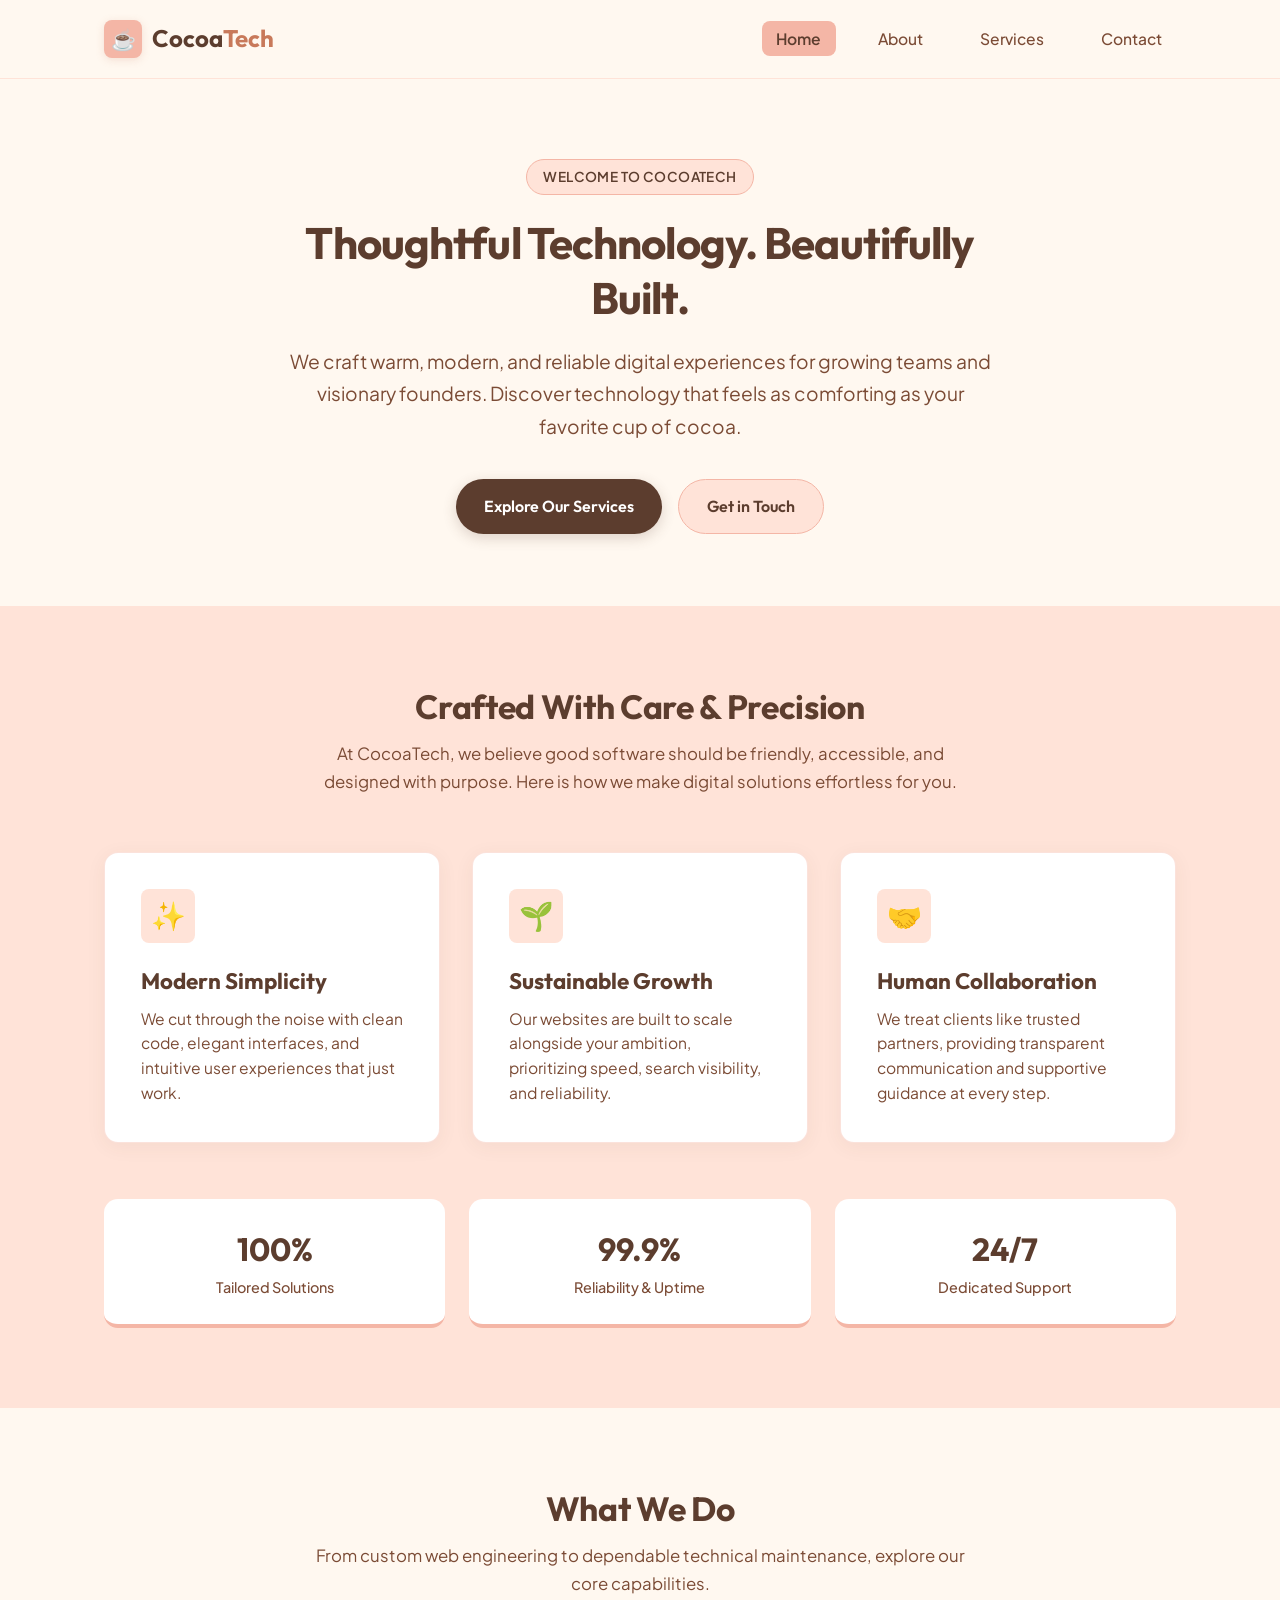
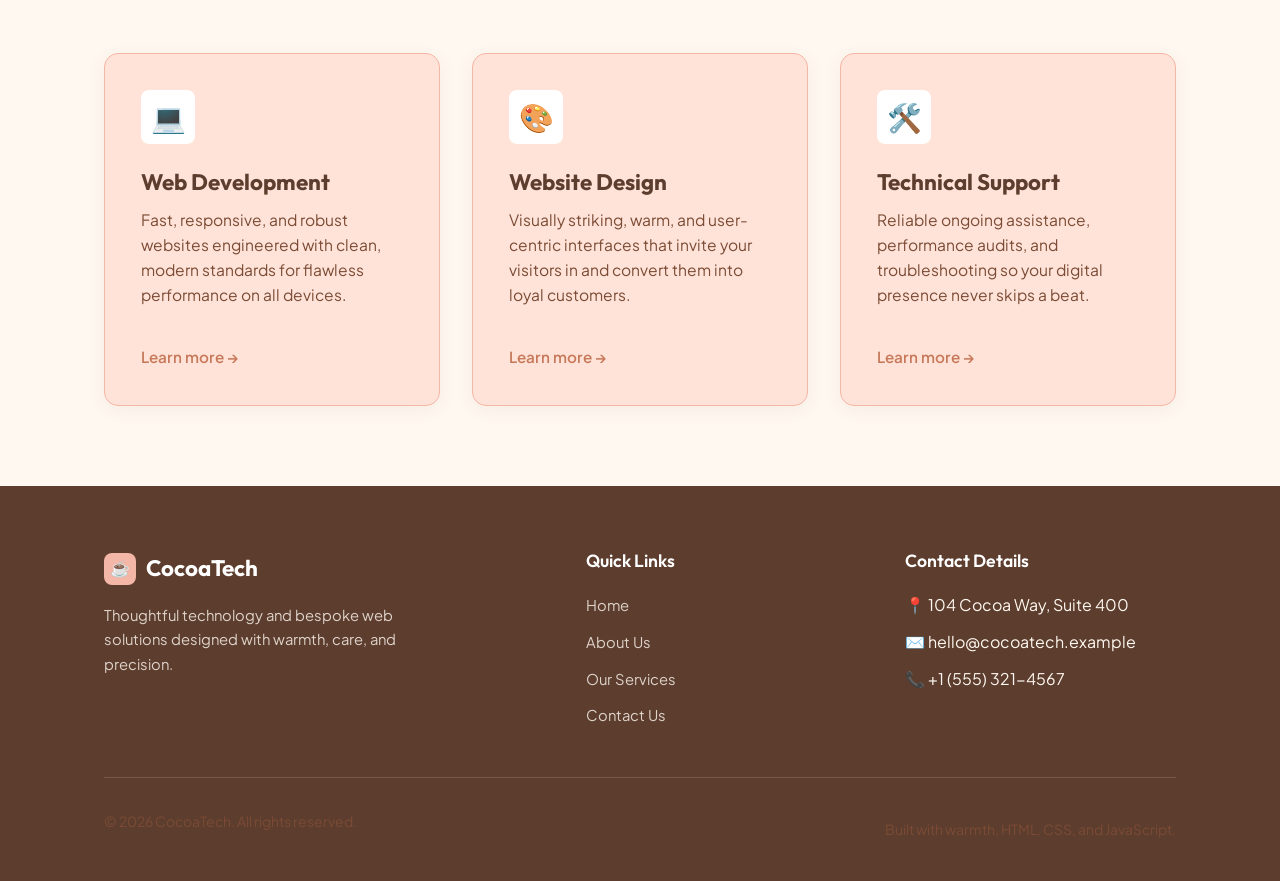
<file: index.html>
<!DOCTYPE html>
<html lang="en">
<head>
  <meta charset="UTF-8">
  <meta name="viewport" content="width=device-width, initial-scale=1.0">
  <title>CocoaTech — Thoughtful Technology. Beautifully Built.</title>
  <meta name="description" content="CocoaTech creates elegant, high-performing websites and digital solutions tailored to help modern businesses flourish.">
  <link rel="stylesheet" href="style.css">
</head>
<body>

  <!-- Shared Header & Navigation -->
  <header class="site-header">
    <div class="container navbar">
      <a href="index.html" class="brand" aria-label="CocoaTech Home">
        <div class="brand-icon">☕</div>
        <span>Cocoa<span class="accent">Tech</span></span>
      </a>

      <!-- Mobile Navigation Toggle -->
      <button class="nav-toggle" id="navToggle" aria-label="Toggle navigation" aria-expanded="false">
        ☰
      </button>

      <!-- Navigation Links -->
      <ul class="nav-links" id="navLinks">
        <li><a href="index.html" class="active">Home</a></li>
        <li><a href="about.html">About</a></li>
        <li><a href="services.html">Services</a></li>
        <li><a href="contact.html">Contact</a></li>
      </ul>
    </div>
  </header>

  <main>
    <!-- Hero Section -->
    <section class="hero">
      <div class="container hero-content">
        <span class="hero-badge">Welcome to CocoaTech</span>
        <h1>Thoughtful Technology. Beautifully Built.</h1>
        <p class="lead">
          We craft warm, modern, and reliable digital experiences for growing teams and visionary founders. Discover technology that feels as comforting as your favorite cup of cocoa.
        </p>
        <div class="hero-actions">
          <a href="services.html" class="btn btn-primary" id="heroExploreBtn">Explore Our Services</a>
          <a href="contact.html" class="btn btn-secondary">Get in Touch</a>
        </div>
      </div>
    </section>

    <!-- Decorative Peach Section: Company Introduction & Highlights -->
    <section class="section-peach">
      <div class="container">
        <div class="section-header">
          <h2>Crafted With Care & Precision</h2>
          <p>
            At CocoaTech, we believe good software should be friendly, accessible, and designed with purpose. Here is how we make digital solutions effortless for you.
          </p>
        </div>

        <div class="grid-3">
          <div class="card">
            <div class="card-icon">✨</div>
            <h3>Modern Simplicity</h3>
            <p>
              We cut through the noise with clean code, elegant interfaces, and intuitive user experiences that just work.
            </p>
          </div>
          <div class="card">
            <div class="card-icon">🌱</div>
            <h3>Sustainable Growth</h3>
            <p>
              Our websites are built to scale alongside your ambition, prioritizing speed, search visibility, and reliability.
            </p>
          </div>
          <div class="card">
            <div class="card-icon">🤝</div>
            <h3>Human Collaboration</h3>
            <p>
              We treat clients like trusted partners, providing transparent communication and supportive guidance at every step.
            </p>
          </div>
        </div>

        <!-- Quick Stats / Highlights -->
        <div class="highlights-row">
          <div class="highlight-box">
            <div class="highlight-number">100%</div>
            <div class="highlight-label">Tailored Solutions</div>
          </div>
          <div class="highlight-box">
            <div class="highlight-number">99.9%</div>
            <div class="highlight-label">Reliability & Uptime</div>
          </div>
          <div class="highlight-box">
            <div class="highlight-number">24/7</div>
            <div class="highlight-label">Dedicated Support</div>
          </div>
        </div>
      </div>
    </section>

    <!-- Services Overview Section -->
    <section class="section-cream">
      <div class="container">
        <div class="section-header">
          <h2>What We Do</h2>
          <p>
            From custom web engineering to dependable technical maintenance, explore our core capabilities.
          </p>
        </div>

        <div class="grid-3">
          <div class="card card-peach">
            <div class="card-icon">💻</div>
            <h3>Web Development</h3>
            <p>
              Fast, responsive, and robust websites engineered with clean, modern standards for flawless performance on all devices.
            </p>
            <a href="services.html" class="card-link">Learn more &rarr;</a>
          </div>

          <div class="card card-peach">
            <div class="card-icon">🎨</div>
            <h3>Website Design</h3>
            <p>
              Visually striking, warm, and user-centric interfaces that invite your visitors in and convert them into loyal customers.
            </p>
            <a href="services.html" class="card-link">Learn more &rarr;</a>
          </div>

          <div class="card card-peach">
            <div class="card-icon">🛠️</div>
            <h3>Technical Support</h3>
            <p>
              Reliable ongoing assistance, performance audits, and troubleshooting so your digital presence never skips a beat.
            </p>
            <a href="services.html" class="card-link">Learn more &rarr;</a>
          </div>
        </div>
      </div>
    </section>
  </main>

  <!-- Shared Footer -->
  <footer class="site-footer">
    <div class="container">
      <div class="footer-top">
        <div>
          <div class="footer-brand">
            <div class="footer-brand-icon">☕</div>
            <span>CocoaTech</span>
          </div>
          <p class="footer-desc">
            Thoughtful technology and bespoke web solutions designed with warmth, care, and precision.
          </p>
        </div>

        <div>
          <h4 class="footer-heading">Quick Links</h4>
          <ul class="footer-links">
            <li><a href="index.html">Home</a></li>
            <li><a href="about.html">About Us</a></li>
            <li><a href="services.html">Our Services</a></li>
            <li><a href="contact.html">Contact Us</a></li>
          </ul>
        </div>

        <div>
          <h4 class="footer-heading">Contact Details</h4>
          <ul class="footer-links">
            <li><span>📍 104 Cocoa Way, Suite 400</span></li>
            <li><span>✉️ hello@cocoatech.example</span></li>
            <li><span>📞 +1 (555) 321-4567</span></li>
          </ul>
        </div>
      </div>

      <div class="footer-bottom">
        <p>&copy; 2026 CocoaTech. All rights reserved.</p>
        <p>Built with warmth, HTML, CSS, and JavaScript.</p>
      </div>
    </div>
  </footer>

  <script src="script.js"></script>
</body>
</html>
</file>
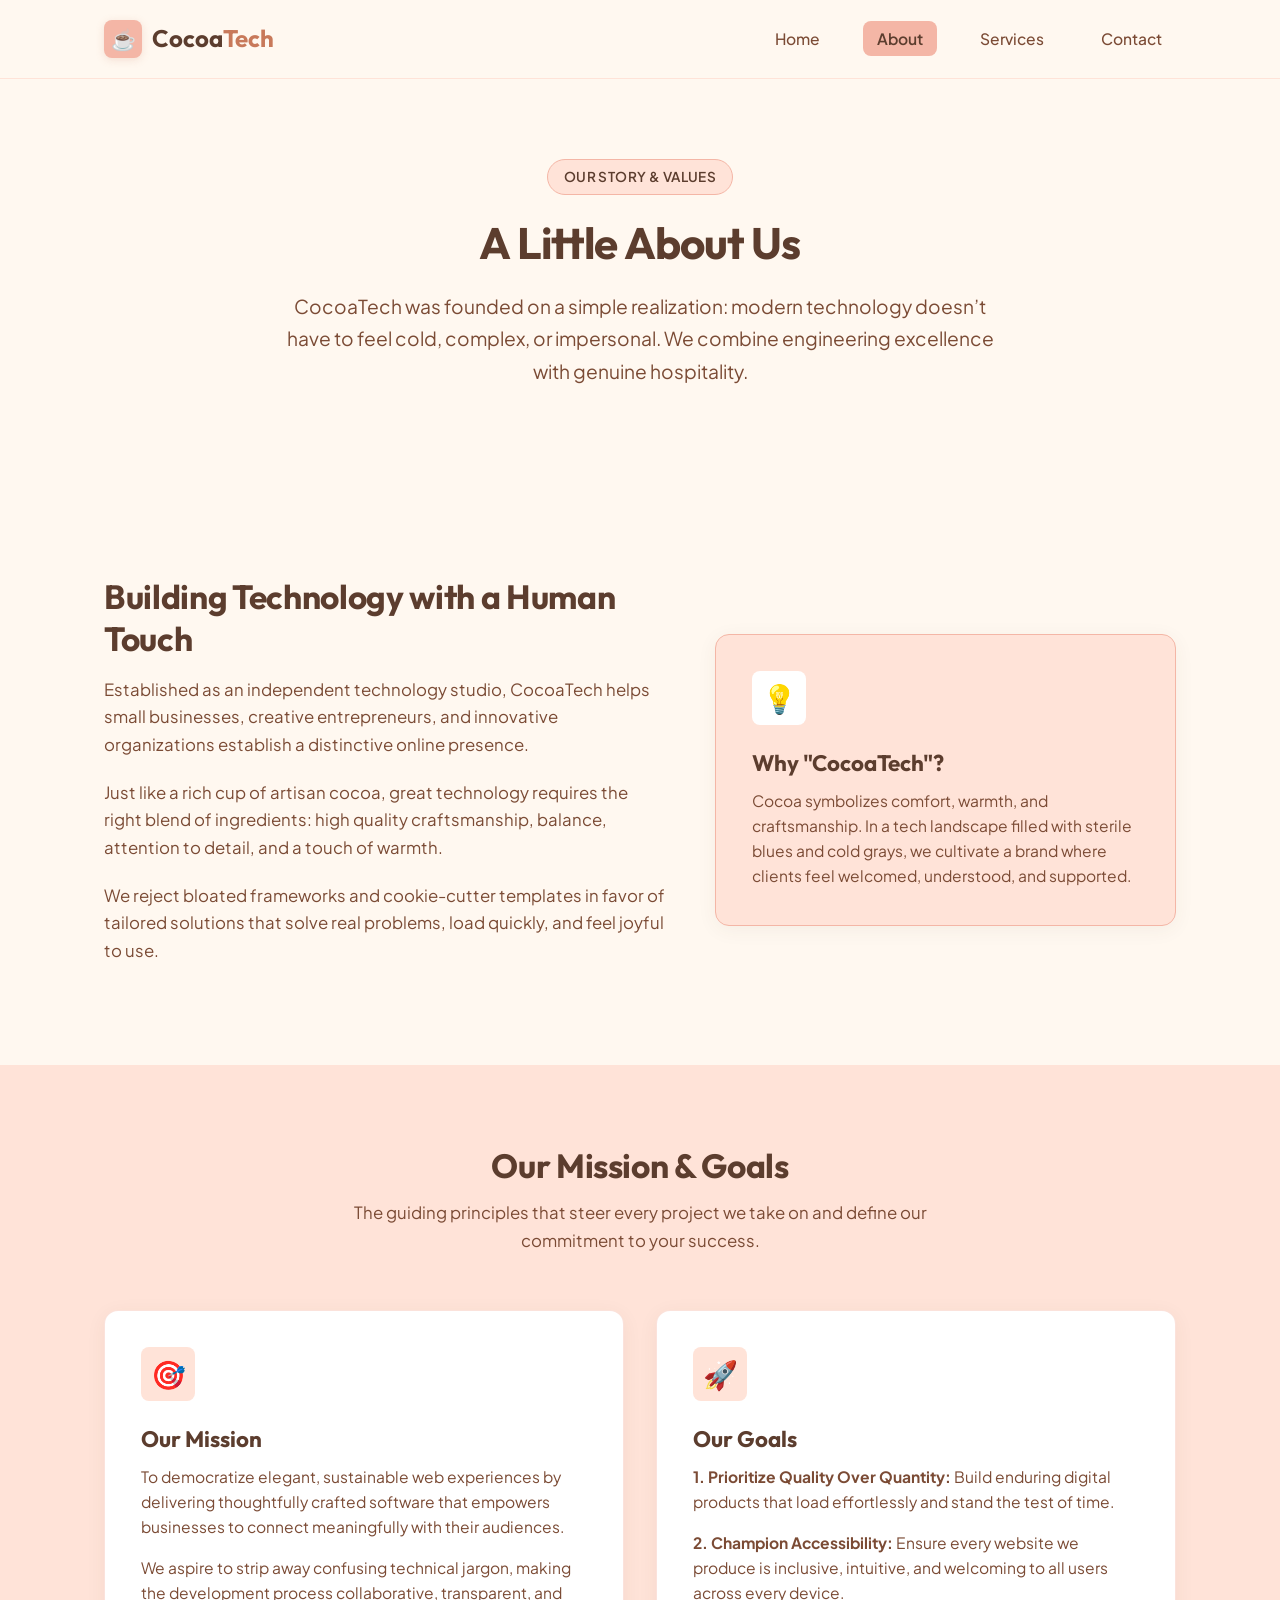
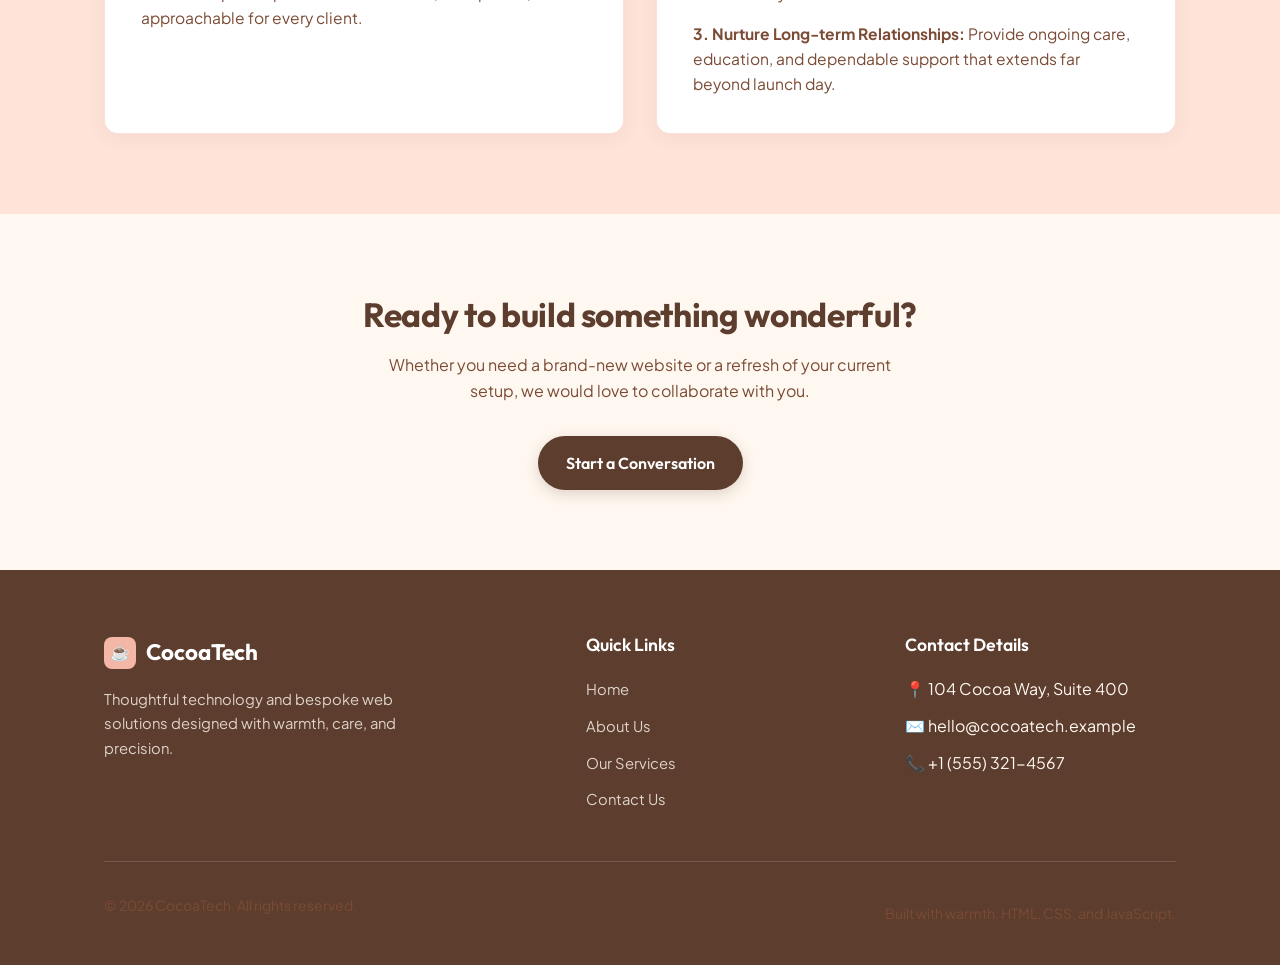
<file: about.html>
<!DOCTYPE html>
<html lang="en">
<head>
  <meta charset="UTF-8">
  <meta name="viewport" content="width=device-width, initial-scale=1.0">
  <title>About Us — CocoaTech</title>
  <meta name="description" content="Learn more about CocoaTech, our company story, our mission, and our values for creating human-centric digital technology.">
  <link rel="stylesheet" href="style.css">
</head>
<body>

  <!-- Shared Header & Navigation -->
  <header class="site-header">
    <div class="container navbar">
      <a href="index.html" class="brand" aria-label="CocoaTech Home">
        <div class="brand-icon">☕</div>
        <span>Cocoa<span class="accent">Tech</span></span>
      </a>

      <!-- Mobile Navigation Toggle -->
      <button class="nav-toggle" id="navToggle" aria-label="Toggle navigation" aria-expanded="false">
        ☰
      </button>

      <!-- Navigation Links -->
      <ul class="nav-links" id="navLinks">
        <li><a href="index.html">Home</a></li>
        <li><a href="about.html" class="active">About</a></li>
        <li><a href="services.html">Services</a></li>
        <li><a href="contact.html">Contact</a></li>
      </ul>
    </div>
  </header>

  <main>
    <!-- About Hero / Header -->
    <section class="hero">
      <div class="container hero-content">
        <span class="hero-badge">Our Story & Values</span>
        <h1>A Little About Us</h1>
        <p class="lead">
          CocoaTech was founded on a simple realization: modern technology doesn’t have to feel cold, complex, or impersonal. We combine engineering excellence with genuine hospitality.
        </p>
      </div>
    </section>

    <!-- Company Story Section -->
    <section class="section-cream">
      <div class="container">
        <div class="about-intro-grid">
          <div class="about-text">
            <h2>Building Technology with a Human Touch</h2>
            <p>
              Established as an independent technology studio, CocoaTech helps small businesses, creative entrepreneurs, and innovative organizations establish a distinctive online presence.
            </p>
            <p>
              Just like a rich cup of artisan cocoa, great technology requires the right blend of ingredients: high quality craftsmanship, balance, attention to detail, and a touch of warmth.
            </p>
            <p>
              We reject bloated frameworks and cookie-cutter templates in favor of tailored solutions that solve real problems, load quickly, and feel joyful to use.
            </p>
          </div>

          <div class="card card-peach">
            <div class="card-icon">💡</div>
            <h3>Why "CocoaTech"?</h3>
            <p>
              Cocoa symbolizes comfort, warmth, and craftsmanship. In a tech landscape filled with sterile blues and cold grays, we cultivate a brand where clients feel welcomed, understood, and supported.
            </p>
          </div>
        </div>
      </div>
    </section>

    <!-- Mission & Goals: Peach-colored Cards Section -->
    <section class="section-peach">
      <div class="container">
        <div class="section-header">
          <h2>Our Mission & Goals</h2>
          <p>
            The guiding principles that steer every project we take on and define our commitment to your success.
          </p>
        </div>

        <div class="grid-2">
          <!-- Mission Card -->
          <div class="card">
            <div class="card-icon">🎯</div>
            <h3>Our Mission</h3>
            <p>
              To democratize elegant, sustainable web experiences by delivering thoughtfully crafted software that empowers businesses to connect meaningfully with their audiences.
            </p>
            <p>
              We aspire to strip away confusing technical jargon, making the development process collaborative, transparent, and approachable for every client.
            </p>
          </div>

          <!-- Vision & Goals Card -->
          <div class="card">
            <div class="card-icon">🚀</div>
            <h3>Our Goals</h3>
            <p>
              <strong>1. Prioritize Quality Over Quantity:</strong> Build enduring digital products that load effortlessly and stand the test of time.
            </p>
            <p>
              <strong>2. Champion Accessibility:</strong> Ensure every website we produce is inclusive, intuitive, and welcoming to all users across every device.
            </p>
            <p>
              <strong>3. Nurture Long-term Relationships:</strong> Provide ongoing care, education, and dependable support that extends far beyond launch day.
            </p>
          </div>
        </div>
      </div>
    </section>

    <!-- Call to Action Banner -->
    <section class="section-cream" style="text-align: center;">
      <div class="container">
        <h2>Ready to build something wonderful?</h2>
        <p style="margin: 1rem auto 2rem; max-width: 550px;">
          Whether you need a brand-new website or a refresh of your current setup, we would love to collaborate with you.
        </p>
        <a href="contact.html" class="btn btn-primary">Start a Conversation</a>
      </div>
    </section>
  </main>

  <!-- Shared Footer -->
  <footer class="site-footer">
    <div class="container">
      <div class="footer-top">
        <div>
          <div class="footer-brand">
            <div class="footer-brand-icon">☕</div>
            <span>CocoaTech</span>
          </div>
          <p class="footer-desc">
            Thoughtful technology and bespoke web solutions designed with warmth, care, and precision.
          </p>
        </div>

        <div>
          <h4 class="footer-heading">Quick Links</h4>
          <ul class="footer-links">
            <li><a href="index.html">Home</a></li>
            <li><a href="about.html">About Us</a></li>
            <li><a href="services.html">Our Services</a></li>
            <li><a href="contact.html">Contact Us</a></li>
          </ul>
        </div>

        <div>
          <h4 class="footer-heading">Contact Details</h4>
          <ul class="footer-links">
            <li><span>📍 104 Cocoa Way, Suite 400</span></li>
            <li><span>✉️ hello@cocoatech.example</span></li>
            <li><span>📞 +1 (555) 321-4567</span></li>
          </ul>
        </div>
      </div>

      <div class="footer-bottom">
        <p>&copy; 2026 CocoaTech. All rights reserved.</p>
        <p>Built with warmth, HTML, CSS, and JavaScript.</p>
      </div>
    </div>
  </footer>

  <script src="script.js"></script>
</body>
</html>
</file>
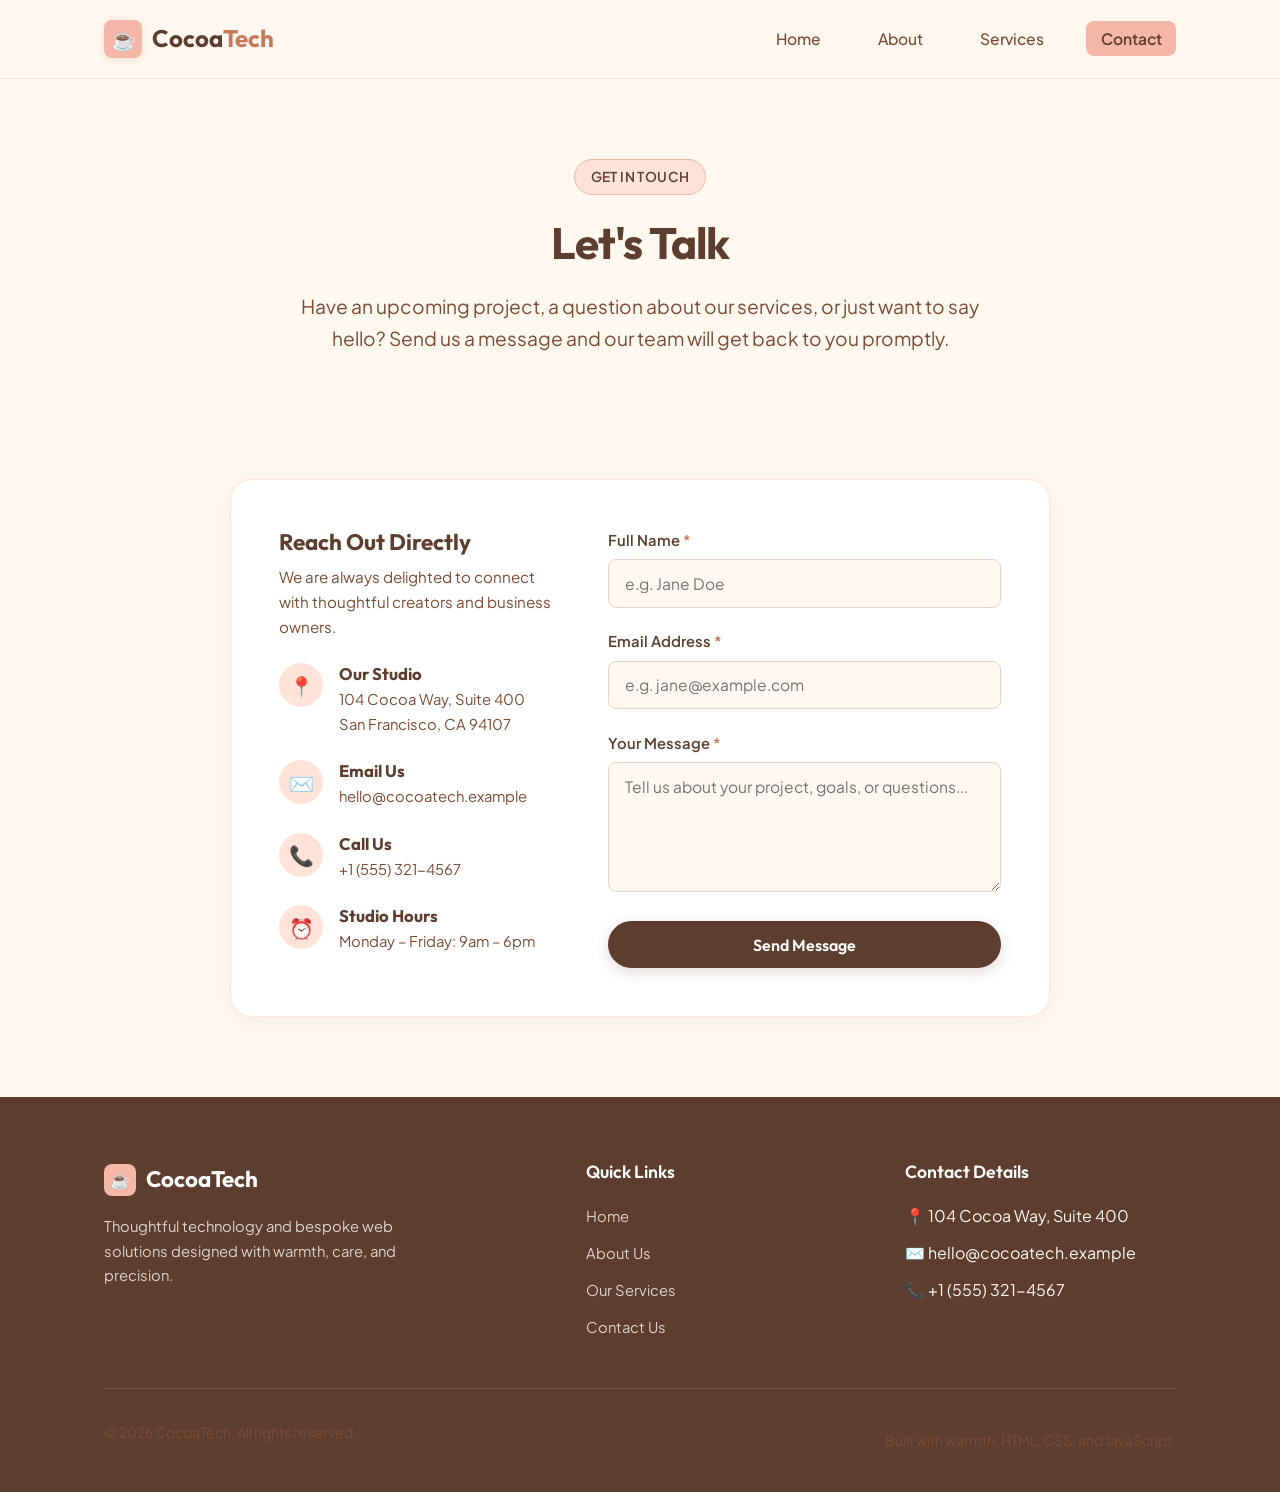
<file: contact.html>
<!DOCTYPE html>
<html lang="en">
<head>
  <meta charset="UTF-8">
  <meta name="viewport" content="width=device-width, initial-scale=1.0">
  <title>Contact Us — CocoaTech</title>
  <meta name="description" content="Get in touch with CocoaTech. We would love to discuss your web design, development, or technical support needs.">
  <link rel="stylesheet" href="style.css">
</head>
<body>

  <!-- Shared Header & Navigation -->
  <header class="site-header">
    <div class="container navbar">
      <a href="index.html" class="brand" aria-label="CocoaTech Home">
        <div class="brand-icon">☕</div>
        <span>Cocoa<span class="accent">Tech</span></span>
      </a>

      <!-- Mobile Navigation Toggle -->
      <button class="nav-toggle" id="navToggle" aria-label="Toggle navigation" aria-expanded="false">
        ☰
      </button>

      <!-- Navigation Links -->
      <ul class="nav-links" id="navLinks">
        <li><a href="index.html">Home</a></li>
        <li><a href="about.html">About</a></li>
        <li><a href="services.html">Services</a></li>
        <li><a href="contact.html" class="active">Contact</a></li>
      </ul>
    </div>
  </header>

  <main>
    <!-- Contact Hero Section -->
    <section class="hero">
      <div class="container hero-content">
        <span class="hero-badge">Get In Touch</span>
        <h1>Let's Talk</h1>
        <p class="lead">
          Have an upcoming project, a question about our services, or just want to say hello? Send us a message and our team will get back to you promptly.
        </p>
      </div>
    </section>

    <!-- Contact Form & Info Section -->
    <section class="section-cream" style="padding-top: 1rem; padding-bottom: 5rem;">
      <div class="container">
        <div class="contact-wrapper">
          <div class="contact-grid">

            <!-- Contact Information Sidebar -->
            <div class="contact-info">
              <div>
                <h3 style="margin-bottom: 0.5rem;">Reach Out Directly</h3>
                <p style="font-size: 0.95rem;">
                  We are always delighted to connect with thoughtful creators and business owners.
                </p>
              </div>

              <div class="info-item">
                <div class="info-icon">📍</div>
                <div class="info-text">
                  <h4>Our Studio</h4>
                  <p>104 Cocoa Way, Suite 400<br>San Francisco, CA 94107</p>
                </div>
              </div>

              <div class="info-item">
                <div class="info-icon">✉️</div>
                <div class="info-text">
                  <h4>Email Us</h4>
                  <p>hello@cocoatech.example</p>
                </div>
              </div>

              <div class="info-item">
                <div class="info-icon">📞</div>
                <div class="info-text">
                  <h4>Call Us</h4>
                  <p>+1 (555) 321-4567</p>
                </div>
              </div>

              <div class="info-item">
                <div class="info-icon">⏰</div>
                <div class="info-text">
                  <h4>Studio Hours</h4>
                  <p>Monday – Friday: 9am – 6pm</p>
                </div>
              </div>
            </div>

            <!-- Contact Form -->
            <div>
              <!-- Dynamic Alert Banners -->
              <div id="formAlertSuccess" class="form-alert form-alert-success" role="alert" aria-live="polite">
                <!-- Success message injected by script.js -->
              </div>

              <div id="formAlertError" class="form-alert form-alert-error" role="alert" aria-live="assertive">
                <!-- Error message injected by script.js -->
              </div>

              <form id="contactForm" novalidate>
                <!-- Name Field -->
                <div class="form-group">
                  <label for="name">
                    Full Name <span class="required">*</span>
                  </label>
                  <input
                    type="text"
                    id="name"
                    name="name"
                    class="form-control"
                    placeholder="e.g. Jane Doe"
                    autocomplete="name"
                  >
                  <div class="error-message" id="nameError"></div>
                </div>

                <!-- Email Field -->
                <div class="form-group">
                  <label for="email">
                    Email Address <span class="required">*</span>
                  </label>
                  <input
                    type="email"
                    id="email"
                    name="email"
                    class="form-control"
                    placeholder="e.g. jane@example.com"
                    autocomplete="email"
                  >
                  <div class="error-message" id="emailError"></div>
                </div>

                <!-- Message Field -->
                <div class="form-group">
                  <label for="message">
                    Your Message <span class="required">*</span>
                  </label>
                  <textarea
                    id="message"
                    name="message"
                    class="form-control"
                    placeholder="Tell us about your project, goals, or questions..."
                  ></textarea>
                  <div class="error-message" id="messageError"></div>
                </div>

                <!-- Submit Button -->
                <button type="submit" class="btn btn-primary" id="submitBtn" style="width: 100%;">
                  Send Message
                </button>
              </form>
            </div>

          </div>
        </div>
      </div>
    </section>
  </main>

  <!-- Shared Footer -->
  <footer class="site-footer">
    <div class="container">
      <div class="footer-top">
        <div>
          <div class="footer-brand">
            <div class="footer-brand-icon">☕</div>
            <span>CocoaTech</span>
          </div>
          <p class="footer-desc">
            Thoughtful technology and bespoke web solutions designed with warmth, care, and precision.
          </p>
        </div>

        <div>
          <h4 class="footer-heading">Quick Links</h4>
          <ul class="footer-links">
            <li><a href="index.html">Home</a></li>
            <li><a href="about.html">About Us</a></li>
            <li><a href="services.html">Our Services</a></li>
            <li><a href="contact.html">Contact Us</a></li>
          </ul>
        </div>

        <div>
          <h4 class="footer-heading">Contact Details</h4>
          <ul class="footer-links">
            <li><span>📍 104 Cocoa Way, Suite 400</span></li>
            <li><span>✉️ hello@cocoatech.example</span></li>
            <li><span>📞 +1 (555) 321-4567</span></li>
          </ul>
        </div>
      </div>

      <div class="footer-bottom">
        <p>&copy; 2026 CocoaTech. All rights reserved.</p>
        <p>Built with warmth, HTML, CSS, and JavaScript.</p>
      </div>
    </div>
  </footer>

  <script src="script.js"></script>
</body>
</html>
</file>
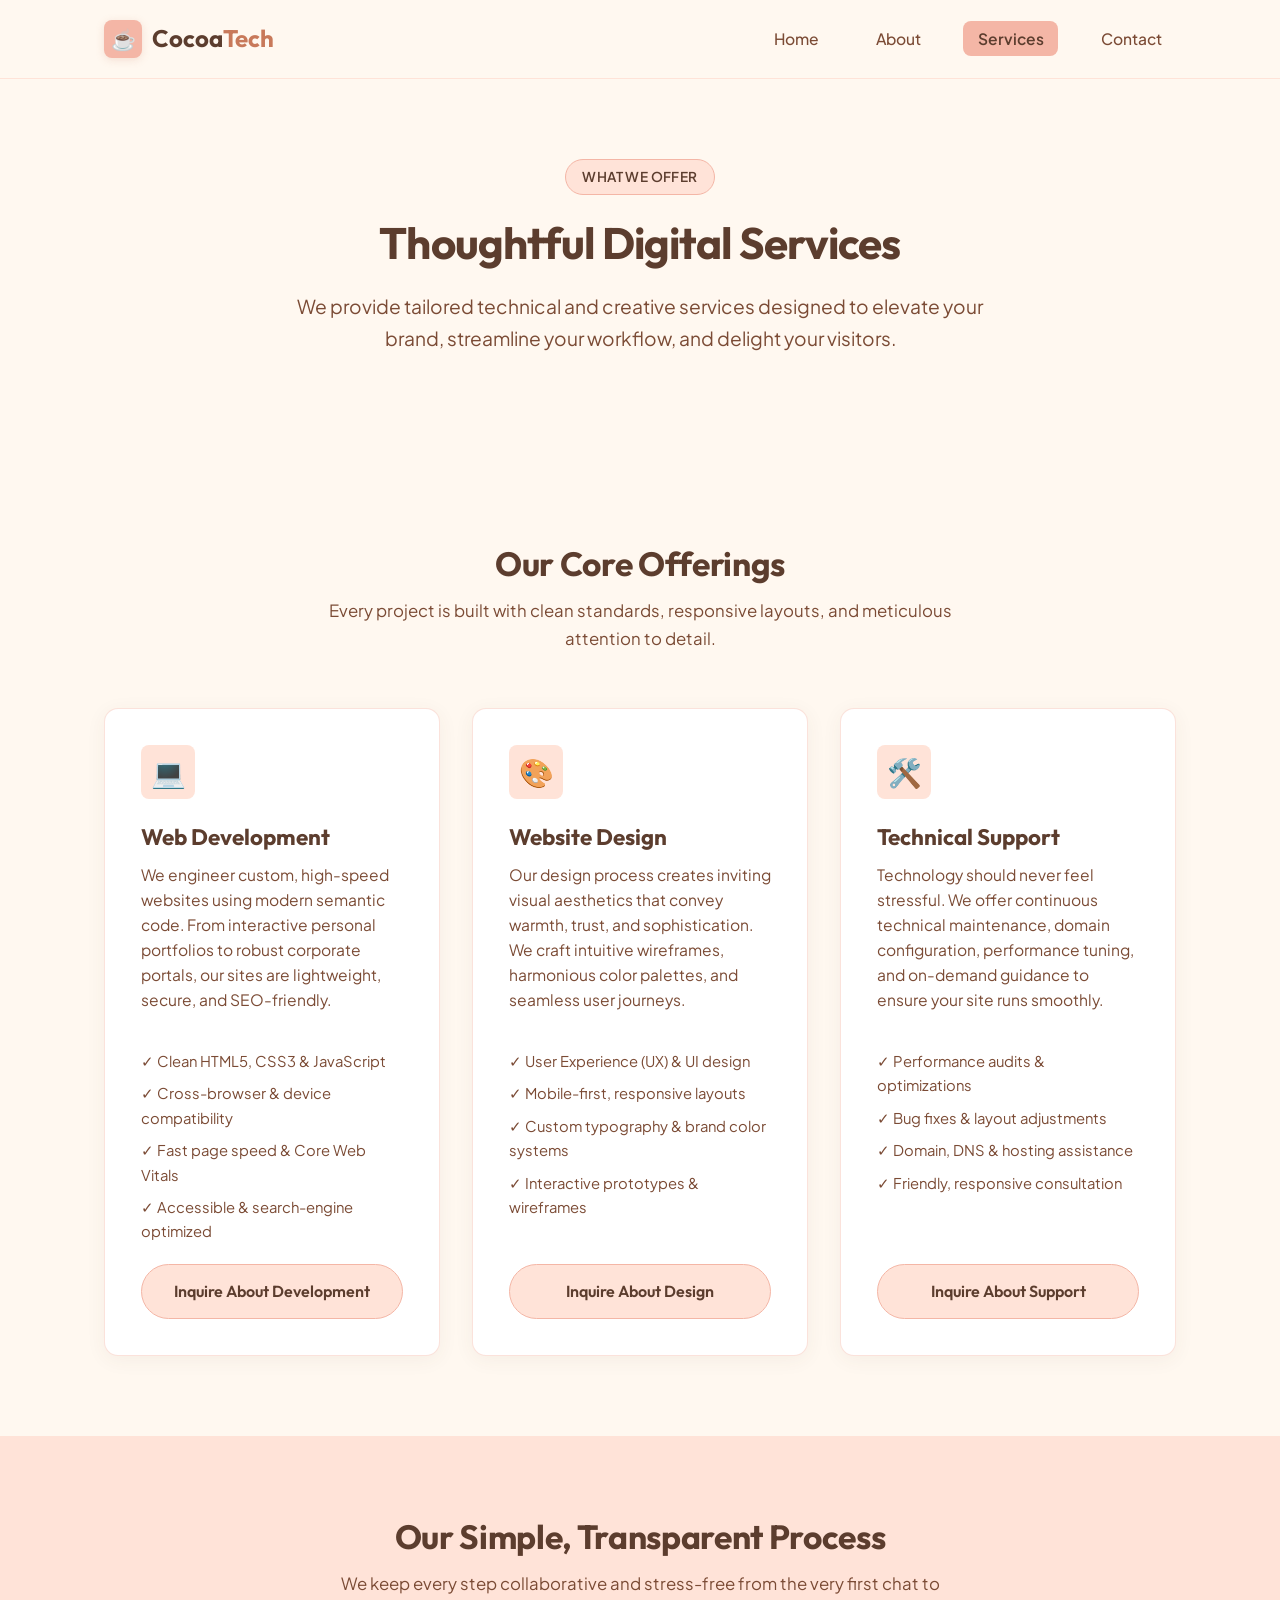
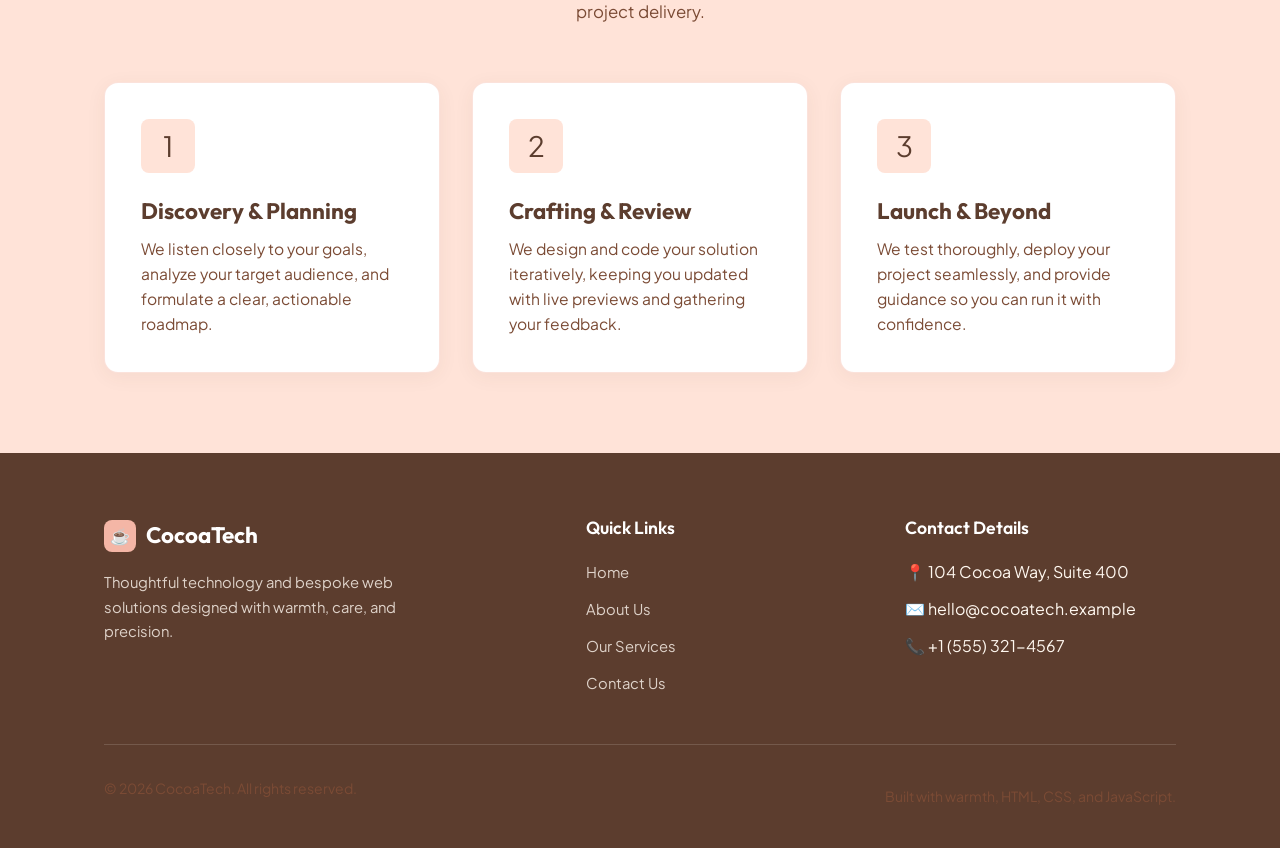
<file: services.html>
<!DOCTYPE html>
<html lang="en">
<head>
  <meta charset="UTF-8">
  <meta name="viewport" content="width=device-width, initial-scale=1.0">
  <title>Our Services — CocoaTech</title>
  <meta name="description" content="Explore CocoaTech's core services: Web Development, Website Design, and Technical Support. Crafted with care and modern standards.">
  <link rel="stylesheet" href="style.css">
</head>
<body>

  <!-- Shared Header & Navigation -->
  <header class="site-header">
    <div class="container navbar">
      <a href="index.html" class="brand" aria-label="CocoaTech Home">
        <div class="brand-icon">☕</div>
        <span>Cocoa<span class="accent">Tech</span></span>
      </a>

      <!-- Mobile Navigation Toggle -->
      <button class="nav-toggle" id="navToggle" aria-label="Toggle navigation" aria-expanded="false">
        ☰
      </button>

      <!-- Navigation Links -->
      <ul class="nav-links" id="navLinks">
        <li><a href="index.html">Home</a></li>
        <li><a href="about.html">About</a></li>
        <li><a href="services.html" class="active">Services</a></li>
        <li><a href="contact.html">Contact</a></li>
      </ul>
    </div>
  </header>

  <main>
    <!-- Services Hero Section -->
    <section class="hero">
      <div class="container hero-content">
        <span class="hero-badge">What We Offer</span>
        <h1>Thoughtful Digital Services</h1>
        <p class="lead">
          We provide tailored technical and creative services designed to elevate your brand, streamline your workflow, and delight your visitors.
        </p>
      </div>
    </section>

    <!-- Core 3 Services Cards Section -->
    <section class="section-cream">
      <div class="container">
        <div class="section-header">
          <h2>Our Core Offerings</h2>
          <p>
            Every project is built with clean standards, responsive layouts, and meticulous attention to detail.
          </p>
        </div>

        <div class="grid-3">
          <!-- Service 1: Web Development -->
          <div class="card" id="service-web-development">
            <div class="card-icon">💻</div>
            <h3>Web Development</h3>
            <p>
              We engineer custom, high-speed websites using modern semantic code. From interactive personal portfolios to robust corporate portals, our sites are lightweight, secure, and SEO-friendly.
            </p>
            <ul style="list-style: none; margin: 1.25rem 0; padding: 0; font-size: 0.925rem; color: var(--text-muted); display: flex; flex-direction: column; gap: 0.5rem;">
              <li>✓ Clean HTML5, CSS3 & JavaScript</li>
              <li>✓ Cross-browser & device compatibility</li>
              <li>✓ Fast page speed & Core Web Vitals</li>
              <li>✓ Accessible & search-engine optimized</li>
            </ul>
            <a href="contact.html" class="btn btn-secondary" style="margin-top: auto; width: 100%;">Inquire About Development</a>
          </div>

          <!-- Service 2: Website Design -->
          <div class="card" id="service-website-design">
            <div class="card-icon">🎨</div>
            <h3>Website Design</h3>
            <p>
              Our design process creates inviting visual aesthetics that convey warmth, trust, and sophistication. We craft intuitive wireframes, harmonious color palettes, and seamless user journeys.
            </p>
            <ul style="list-style: none; margin: 1.25rem 0; padding: 0; font-size: 0.925rem; color: var(--text-muted); display: flex; flex-direction: column; gap: 0.5rem;">
              <li>✓ User Experience (UX) & UI design</li>
              <li>✓ Mobile-first, responsive layouts</li>
              <li>✓ Custom typography & brand color systems</li>
              <li>✓ Interactive prototypes & wireframes</li>
            </ul>
            <a href="contact.html" class="btn btn-secondary" style="margin-top: auto; width: 100%;">Inquire About Design</a>
          </div>

          <!-- Service 3: Technical Support -->
          <div class="card" id="service-technical-support">
            <div class="card-icon">🛠️</div>
            <h3>Technical Support</h3>
            <p>
              Technology should never feel stressful. We offer continuous technical maintenance, domain configuration, performance tuning, and on-demand guidance to ensure your site runs smoothly.
            </p>
            <ul style="list-style: none; margin: 1.25rem 0; padding: 0; font-size: 0.925rem; color: var(--text-muted); display: flex; flex-direction: column; gap: 0.5rem;">
              <li>✓ Performance audits & optimizations</li>
              <li>✓ Bug fixes & layout adjustments</li>
              <li>✓ Domain, DNS & hosting assistance</li>
              <li>✓ Friendly, responsive consultation</li>
            </ul>
            <a href="contact.html" class="btn btn-secondary" style="margin-top: auto; width: 100%;">Inquire About Support</a>
          </div>
        </div>
      </div>
    </section>

    <!-- Peach Section: How We Work (Process) -->
    <section class="section-peach">
      <div class="container">
        <div class="section-header">
          <h2>Our Simple, Transparent Process</h2>
          <p>
            We keep every step collaborative and stress-free from the very first chat to project delivery.
          </p>
        </div>

        <div class="grid-3">
          <div class="card">
            <div class="card-icon">1</div>
            <h3>Discovery & Planning</h3>
            <p>
              We listen closely to your goals, analyze your target audience, and formulate a clear, actionable roadmap.
            </p>
          </div>

          <div class="card">
            <div class="card-icon">2</div>
            <h3>Crafting & Review</h3>
            <p>
              We design and code your solution iteratively, keeping you updated with live previews and gathering your feedback.
            </p>
          </div>

          <div class="card">
            <div class="card-icon">3</div>
            <h3>Launch & Beyond</h3>
            <p>
              We test thoroughly, deploy your project seamlessly, and provide guidance so you can run it with confidence.
            </p>
          </div>
        </div>
      </div>
    </section>
  </main>

  <!-- Shared Footer -->
  <footer class="site-footer">
    <div class="container">
      <div class="footer-top">
        <div>
          <div class="footer-brand">
            <div class="footer-brand-icon">☕</div>
            <span>CocoaTech</span>
          </div>
          <p class="footer-desc">
            Thoughtful technology and bespoke web solutions designed with warmth, care, and precision.
          </p>
        </div>

        <div>
          <h4 class="footer-heading">Quick Links</h4>
          <ul class="footer-links">
            <li><a href="index.html">Home</a></li>
            <li><a href="about.html">About Us</a></li>
            <li><a href="services.html">Our Services</a></li>
            <li><a href="contact.html">Contact Us</a></li>
          </ul>
        </div>

        <div>
          <h4 class="footer-heading">Contact Details</h4>
          <ul class="footer-links">
            <li><span>📍 104 Cocoa Way, Suite 400</span></li>
            <li><span>✉️ hello@cocoatech.example</span></li>
            <li><span>📞 +1 (555) 321-4567</span></li>
          </ul>
        </div>
      </div>

      <div class="footer-bottom">
        <p>&copy; 2026 CocoaTech. All rights reserved.</p>
        <p>Built with warmth, HTML, CSS, and JavaScript.</p>
      </div>
    </div>
  </footer>

  <script src="script.js"></script>
</body>
</html>
</file>
<file: style.css>
/* ==========================================================================
   CocoaTech — Shared Stylesheet
   Color Palette:
     - Main Background:     #FFF8F0 (Warm Cream)
     - Primary Peach:       #F4B6A6
     - Light Peach:         #FFE3D8
     - Dark Chocolate Brown:#5C3D2E
     - Medium Brown:        #7B4B35
     - Terracotta Accent:   #C8795A
     - White:               #FFFFFF
   ========================================================================== */

@import url('https://fonts.googleapis.com/css2?family=Outfit:wght@400;500;600;700&family=Plus+Jakarta+Sans:wght@400;500;600&display=swap');

:root {
  --bg-main: #FFF8F0;
  --primary-peach: #F4B6A6;
  --light-peach: #FFE3D8;
  --dark-brown: #5C3D2E;
  --medium-brown: #7B4B35;
  --terracotta: #C8795A;
  --white: #FFFFFF;

  --text-primary: #5C3D2E;
  --text-muted: #7B4B35;
  --text-light: #FFF8F0;

  --font-heading: 'Outfit', -apple-system, BlinkMacSystemFont, 'Segoe UI', Roboto, sans-serif;
  --font-body: 'Plus Jakarta Sans', -apple-system, BlinkMacSystemFont, 'Segoe UI', Roboto, sans-serif;

  --radius-sm: 8px;
  --radius-md: 14px;
  --radius-lg: 22px;
  --radius-full: 9999px;

  --shadow-subtle: 0 4px 20px rgba(92, 61, 46, 0.06);
  --shadow-hover: 0 10px 30px rgba(92, 61, 46, 0.12);

  --transition-fast: 0.2s ease;
  --transition-normal: 0.3s ease;
}

/* Base Resets */
*, *::before, *::after {
  box-sizing: border-box;
  margin: 0;
  padding: 0;
}

html {
  scroll-behavior: smooth;
}

body {
  font-family: var(--font-body);
  background-color: var(--bg-main);
  color: var(--text-primary);
  line-height: 1.65;
  font-size: 1rem;
  display: flex;
  flex-direction: column;
  min-height: 100vh;
}

main {
  flex: 1 0 auto;
}

/* Headings */
h1, h2, h3, h4, h5, h6 {
  font-family: var(--font-heading);
  color: var(--dark-brown);
  line-height: 1.25;
  font-weight: 700;
}

h1 {
  font-size: 2.75rem;
  letter-spacing: -0.02em;
}

h2 {
  font-size: 2.1rem;
  letter-spacing: -0.01em;
}

h3 {
  font-size: 1.4rem;
}

p {
  color: var(--text-muted);
  margin-bottom: 1rem;
}

p:last-child {
  margin-bottom: 0;
}

a {
  color: inherit;
  text-decoration: none;
  transition: color var(--transition-fast);
}

img {
  max-width: 100%;
  display: block;
}

/* Container */
.container {
  width: 100%;
  max-width: 1120px;
  margin-left: auto;
  margin-right: auto;
  padding-left: 1.5rem;
  padding-right: 1.5rem;
}

/* Header & Navigation Bar */
.site-header {
  background-color: rgba(255, 248, 240, 0.95);
  backdrop-filter: blur(8px);
  position: sticky;
  top: 0;
  z-index: 100;
  border-bottom: 1px solid var(--light-peach);
}

.navbar {
  display: flex;
  align-items: center;
  justify-content: space-between;
  height: 78px;
}

/* Brand Logo */
.brand {
  display: flex;
  align-items: center;
  gap: 0.6rem;
  font-family: var(--font-heading);
  font-size: 1.5rem;
  font-weight: 700;
  color: var(--dark-brown);
}

.brand-icon {
  width: 38px;
  height: 38px;
  background-color: var(--primary-peach);
  border-radius: var(--radius-sm);
  display: flex;
  align-items: center;
  justify-content: center;
  color: var(--dark-brown);
  font-size: 1.25rem;
  box-shadow: 0 2px 8px rgba(200, 121, 90, 0.2);
}

.brand span.accent {
  color: var(--terracotta);
}

/* Nav Links */
.nav-links {
  display: flex;
  align-items: center;
  list-style: none;
  gap: 1.75rem;
}

.nav-links a {
  font-weight: 500;
  font-size: 0.975rem;
  color: var(--medium-brown);
  padding: 0.5rem 0.9rem;
  border-radius: var(--radius-sm);
  position: relative;
  transition: all var(--transition-fast);
}

.nav-links a:hover {
  color: var(--dark-brown);
  background-color: var(--light-peach);
}

/* Active Navigation Item */
.nav-links a.active {
  color: var(--dark-brown);
  background-color: var(--primary-peach);
  font-weight: 600;
}

/* Mobile Nav Toggle Button */
.nav-toggle {
  display: none;
  background: none;
  border: 2px solid var(--primary-peach);
  border-radius: var(--radius-sm);
  padding: 0.4rem 0.6rem;
  font-size: 1.25rem;
  cursor: pointer;
  color: var(--dark-brown);
}

/* Buttons */
.btn {
  display: inline-flex;
  align-items: center;
  justify-content: center;
  gap: 0.5rem;
  padding: 0.85rem 1.75rem;
  font-family: var(--font-heading);
  font-size: 1rem;
  font-weight: 600;
  border-radius: var(--radius-full);
  border: none;
  cursor: pointer;
  transition: all var(--transition-normal);
  text-decoration: none;
}

.btn-primary {
  background-color: var(--dark-brown);
  color: var(--white);
  box-shadow: 0 4px 14px rgba(92, 61, 46, 0.2);
}

.btn-primary:hover {
  background-color: var(--medium-brown);
  transform: translateY(-2px);
  box-shadow: 0 6px 18px rgba(92, 61, 46, 0.28);
}

.btn-secondary {
  background-color: var(--light-peach);
  color: var(--dark-brown);
  border: 1px solid var(--primary-peach);
}

.btn-secondary:hover {
  background-color: var(--primary-peach);
  transform: translateY(-2px);
}

/* Page Hero Section */
.hero {
  padding: 5rem 0 4.5rem;
  text-align: center;
  position: relative;
}

.hero-content {
  max-width: 760px;
  margin: 0 auto;
}

.hero-badge {
  display: inline-block;
  background-color: var(--light-peach);
  color: var(--dark-brown);
  font-size: 0.85rem;
  font-weight: 600;
  padding: 0.35rem 1rem;
  border-radius: var(--radius-full);
  border: 1px solid var(--primary-peach);
  margin-bottom: 1.25rem;
  letter-spacing: 0.03em;
  text-transform: uppercase;
}

.hero h1 {
  margin-bottom: 1.25rem;
}

.hero p.lead {
  font-size: 1.2rem;
  color: var(--medium-brown);
  margin-bottom: 2.25rem;
  line-height: 1.7;
}

.hero-actions {
  display: flex;
  gap: 1rem;
  justify-content: center;
  flex-wrap: wrap;
}

/* Decorative Peach Sections */
.section-peach {
  background-color: var(--light-peach);
  padding: 5rem 0;
  position: relative;
}

.section-cream {
  background-color: var(--bg-main);
  padding: 5rem 0;
}

.section-header {
  text-align: center;
  max-width: 650px;
  margin: 0 auto 3.5rem;
}

.section-header h2 {
  margin-bottom: 0.75rem;
}

.section-header p {
  font-size: 1.05rem;
}

/* Feature & Service Cards */
.grid-3 {
  display: grid;
  grid-template-columns: repeat(3, 1fr);
  gap: 2rem;
}

.grid-2 {
  display: grid;
  grid-template-columns: repeat(2, 1fr);
  gap: 2rem;
}

.card {
  background-color: var(--white);
  border-radius: var(--radius-md);
  padding: 2.25rem;
  box-shadow: var(--shadow-subtle);
  border: 1px solid rgba(244, 182, 166, 0.4);
  transition: transform var(--transition-normal), box-shadow var(--transition-normal);
  display: flex;
  flex-direction: column;
}

.card:hover {
  transform: translateY(-5px);
  box-shadow: var(--shadow-hover);
  border-color: var(--primary-peach);
}

.card-peach {
  background-color: var(--light-peach);
  border: 1px solid var(--primary-peach);
}

.card-peach:hover {
  background-color: #ffd8cb;
}

.card-icon {
  width: 54px;
  height: 54px;
  border-radius: var(--radius-sm);
  background-color: var(--light-peach);
  display: flex;
  align-items: center;
  justify-content: center;
  font-size: 1.75rem;
  margin-bottom: 1.5rem;
  color: var(--dark-brown);
}

.card-peach .card-icon {
  background-color: var(--white);
}

.card h3 {
  margin-bottom: 0.75rem;
}

.card p {
  font-size: 0.975rem;
  line-height: 1.6;
}

.card-link {
  display: inline-flex;
  align-items: center;
  gap: 0.35rem;
  margin-top: auto;
  padding-top: 1.25rem;
  font-weight: 600;
  color: var(--terracotta);
  font-size: 0.95rem;
}

.card-link:hover {
  color: var(--dark-brown);
  transform: translateX(4px);
}

/* Simple Stats/Highlights Row */
.highlights-row {
  display: grid;
  grid-template-columns: repeat(3, 1fr);
  gap: 1.5rem;
  margin-top: 3.5rem;
  text-align: center;
}

.highlight-box {
  background-color: var(--white);
  padding: 1.5rem;
  border-radius: var(--radius-md);
  border-bottom: 4px solid var(--primary-peach);
}

.highlight-number {
  font-family: var(--font-heading);
  font-size: 2rem;
  font-weight: 700;
  color: var(--dark-brown);
}

.highlight-label {
  font-size: 0.9rem;
  color: var(--medium-brown);
  font-weight: 500;
}

/* About Page Styles */
.about-intro-grid {
  display: grid;
  grid-template-columns: 1.1fr 0.9fr;
  gap: 3rem;
  align-items: center;
}

.about-text h2 {
  margin-bottom: 1rem;
}

.about-text p {
  font-size: 1.05rem;
  margin-bottom: 1.25rem;
}

.values-grid {
  display: grid;
  grid-template-columns: repeat(2, 1fr);
  gap: 1.75rem;
}

/* Contact Page Styles */
.contact-wrapper {
  max-width: 820px;
  margin: 0 auto;
  background-color: var(--white);
  border-radius: var(--radius-lg);
  padding: 3rem;
  box-shadow: var(--shadow-subtle);
  border: 1px solid var(--light-peach);
}

.contact-grid {
  display: grid;
  grid-template-columns: 1fr 1.4fr;
  gap: 3rem;
}

.contact-info {
  display: flex;
  flex-direction: column;
  gap: 1.5rem;
}

.info-item {
  display: flex;
  align-items: flex-start;
  gap: 1rem;
}

.info-icon {
  width: 44px;
  height: 44px;
  border-radius: 50%;
  background-color: var(--light-peach);
  display: flex;
  align-items: center;
  justify-content: center;
  font-size: 1.25rem;
  flex-shrink: 0;
}

.info-text h4 {
  font-size: 1.05rem;
  margin-bottom: 0.2rem;
}

.info-text p {
  font-size: 0.925rem;
  margin: 0;
}

/* Contact Form */
.form-group {
  margin-bottom: 1.35rem;
}

.form-group label {
  display: block;
  font-weight: 600;
  font-size: 0.925rem;
  color: var(--dark-brown);
  margin-bottom: 0.45rem;
}

.form-group label .required {
  color: var(--terracotta);
}

.form-control {
  width: 100%;
  padding: 0.85rem 1rem;
  border: 1.5px solid #E8D3C8;
  border-radius: var(--radius-sm);
  background-color: var(--bg-main);
  font-family: var(--font-body);
  font-size: 0.975rem;
  color: var(--dark-brown);
  transition: all var(--transition-fast);
}

.form-control:focus {
  outline: none;
  border-color: var(--dark-brown);
  background-color: var(--white);
  box-shadow: 0 0 0 3px rgba(244, 182, 166, 0.4);
}

.form-control.input-error {
  border-color: #B23A22;
  background-color: #FFF2F0;
}

.error-message {
  font-size: 0.825rem;
  color: #B23A22;
  margin-top: 0.35rem;
  display: none;
}

.error-message.visible {
  display: block;
}

textarea.form-control {
  min-height: 130px;
  resize: vertical;
}

/* Status Notifications */
.form-alert {
  padding: 1rem 1.25rem;
  border-radius: var(--radius-sm);
  margin-bottom: 1.5rem;
  font-size: 0.95rem;
  display: none;
  align-items: center;
  gap: 0.75rem;
}

.form-alert.visible {
  display: flex;
}

.form-alert-success {
  background-color: #EBF8EE;
  border: 1px solid #9FD9AE;
  color: #1F5E30;
}

.form-alert-error {
  background-color: #FDF0ED;
  border: 1px solid #F4B6A6;
  color: #8C2914;
}

/* Shared Footer */
.site-footer {
  background-color: var(--dark-brown);
  color: var(--bg-main);
  padding: 4rem 0 2rem;
  margin-top: auto;
}

.footer-top {
  display: grid;
  grid-template-columns: 1.6fr 1fr 1fr;
  gap: 3rem;
  padding-bottom: 3rem;
  border-bottom: 1px solid rgba(255, 248, 240, 0.15);
}

.footer-brand {
  display: flex;
  align-items: center;
  gap: 0.6rem;
  font-family: var(--font-heading);
  font-size: 1.4rem;
  font-weight: 700;
  color: var(--white);
  margin-bottom: 1rem;
}

.footer-brand-icon {
  width: 32px;
  height: 32px;
  background-color: var(--primary-peach);
  border-radius: var(--radius-sm);
  display: flex;
  align-items: center;
  justify-content: center;
  color: var(--dark-brown);
  font-size: 1rem;
}

.footer-desc {
  color: rgba(255, 248, 240, 0.8);
  font-size: 0.925rem;
  max-width: 340px;
}

.footer-heading {
  font-family: var(--font-heading);
  color: var(--white);
  font-size: 1.1rem;
  margin-bottom: 1.25rem;
  font-weight: 600;
}

.footer-links {
  list-style: none;
  display: flex;
  flex-direction: column;
  gap: 0.65rem;
}

.footer-links a {
  color: rgba(255, 248, 240, 0.8);
  font-size: 0.925rem;
  transition: color var(--transition-fast), padding-left var(--transition-fast);
}

.footer-links a:hover {
  color: var(--primary-peach);
  padding-left: 4px;
}

.footer-bottom {
  padding-top: 2rem;
  display: flex;
  align-items: center;
  justify-content: space-between;
  font-size: 0.875rem;
  color: rgba(255, 248, 240, 0.65);
}

/* Responsive Media Queries */
@media (max-width: 900px) {
  h1 {
    font-size: 2.25rem;
  }

  h2 {
    font-size: 1.75rem;
  }

  .grid-3 {
    grid-template-columns: 1fr;
  }

  .grid-2 {
    grid-template-columns: 1fr;
  }

  .about-intro-grid {
    grid-template-columns: 1fr;
  }

  .contact-grid {
    grid-template-columns: 1fr;
    gap: 2rem;
  }

  .footer-top {
    grid-template-columns: 1fr;
    gap: 2rem;
  }

  .highlights-row {
    grid-template-columns: 1fr;
  }
}

@media (max-width: 768px) {
  .nav-toggle {
    display: block;
  }

  .nav-links {
    position: absolute;
    top: 78px;
    left: 0;
    right: 0;
    background-color: var(--bg-main);
    flex-direction: column;
    padding: 1.5rem;
    gap: 1rem;
    box-shadow: 0 10px 20px rgba(92, 61, 46, 0.08);
    border-bottom: 1px solid var(--light-peach);
    display: none;
  }

  .nav-links.is-open {
    display: flex;
  }

  .nav-links a {
    width: 100%;
    text-align: center;
    padding: 0.75rem 1rem;
  }

  .hero {
    padding: 3.5rem 0 3rem;
  }

  .contact-wrapper {
    padding: 2rem 1.5rem;
  }

  .footer-bottom {
    flex-direction: column;
    gap: 0.75rem;
    text-align: center;
  }
}
</file>
